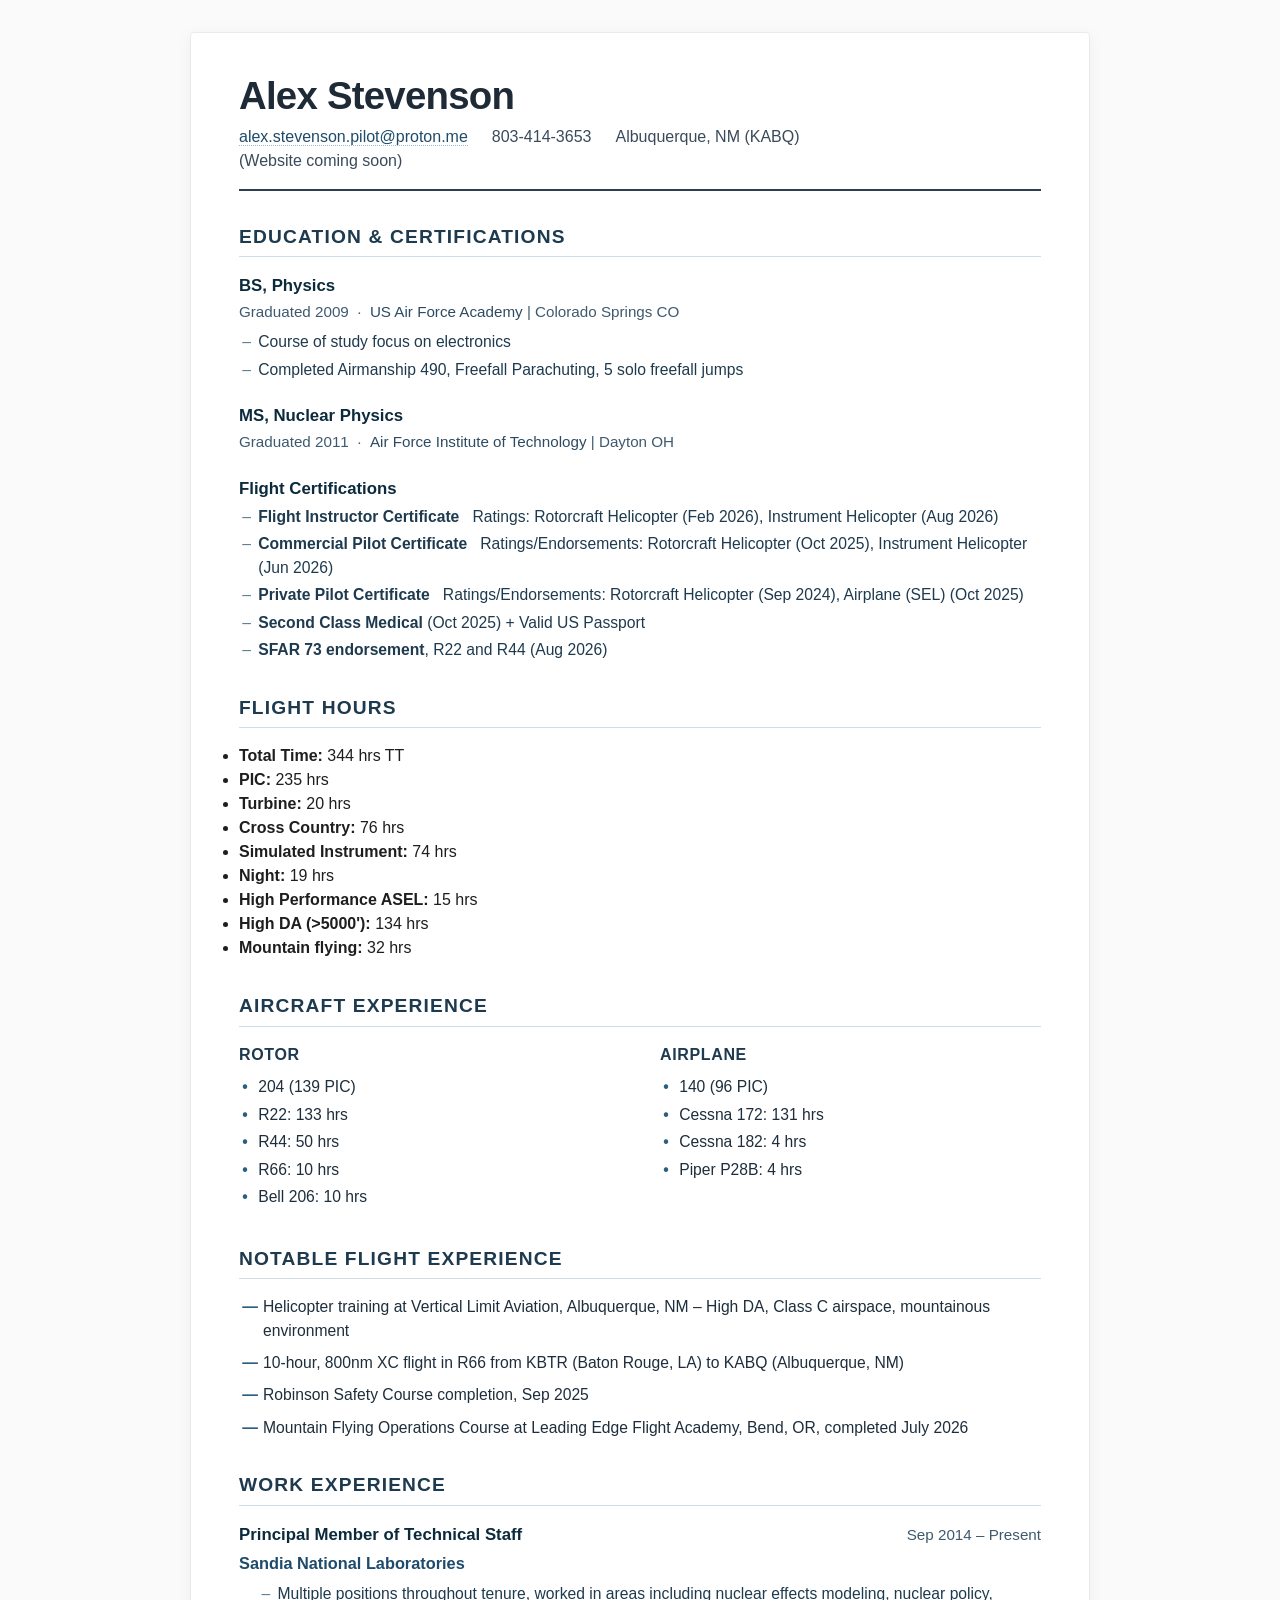
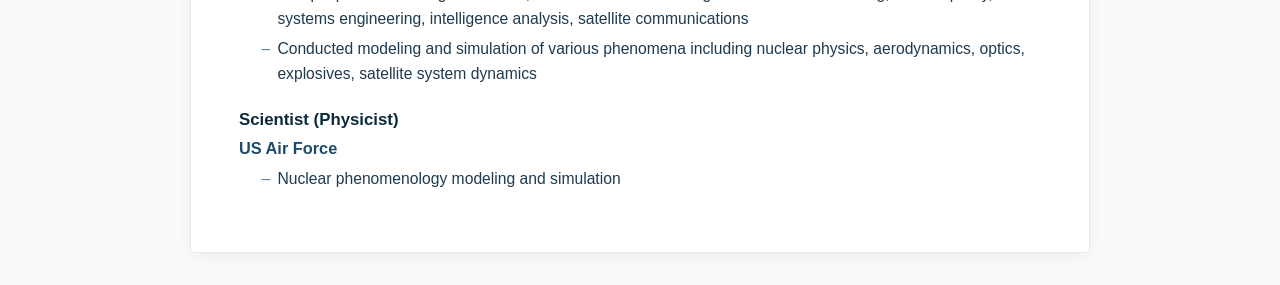
<file: index.html>
<!DOCTYPE html>
<html lang="en">
<head>
  <meta charset="UTF-8">
  <meta name="viewport" content="width=device-width, initial-scale=1.0">
  <title>Alex Stevenson · Flight Resume</title>
  <style>
    /* Simple clean reset, matching a plain document feel */
    * {
      margin: 0;
      padding: 0;
      box-sizing: border-box;
    }

    body {
      background: #fafafa;
      font-family: 'Segoe UI', 'Roboto', Arial, Helvetica, sans-serif;
      display: flex;
      justify-content: center;
      padding: 2rem 1rem;
      line-height: 1.5;
      color: #1e1e1e;
    }

    /* Page container: white, subtle shadow, max width like a PDF page */
    .resume {
      max-width: 900px;
      width: 100%;
      background: #ffffff;
      box-shadow: 0 4px 16px rgba(0, 0, 0, 0.05);
      padding: 2.5rem 3rem;
      border-radius: 4px;
      border: 1px solid #eaeaea;
    }

    /* Header — name, contact line */
    .header {
      margin-bottom: 2rem;
      padding-bottom: 1rem;
      border-bottom: 2px solid #2c3e50;
    }

    .name {
      font-size: 2.4rem;
      font-weight: 600;
      letter-spacing: -0.02em;
      color: #1e2b37;
      margin-bottom: 0.35rem;
      line-height: 1.2;
    }

    .contact {
      font-size: 1rem;
      color: #3a4a5a;
      display: flex;
      flex-wrap: wrap;
      gap: 0.5rem 1.5rem;
      align-items: center;
    }

    .contact span {
      white-space: nowrap;
    }

    .contact a {
      color: #1e4a6b;
      text-decoration: none;
      font-weight: 500;
      border-bottom: 1px dotted #a0b8cc;
    }

    .contact a:hover {
      border-bottom: 1px solid #1e4a6b;
    }

    /* Section headings — all caps, spaced, like the PDF */
    .section-title {
      font-size: 1.2rem;
      font-weight: 700;
      letter-spacing: 0.06em;
      text-transform: uppercase;
      color: #1e3a4e;
      margin-top: 2rem;
      margin-bottom: 1rem;
      border-bottom: 1px solid #cfdce6;
      padding-bottom: 0.3rem;
    }

    /* First section after header needs less top margin */
    .section-title:first-of-type {
      margin-top: 0.5rem;
    }

    /* Education & Certification list */
    .edu-item {
      margin-bottom: 1.4rem;
    }

    .edu-item:last-child {
      margin-bottom: 0.2rem;
    }

    .degree {
      font-weight: 700;
      font-size: 1.05rem;
      color: #0b2a3b;
    }

    .school {
      font-weight: 500;
      color: #2c4b62;
    }

    .meta {
      font-size: 0.95rem;
      color: #3e5a6e;
      margin: 0.15rem 0 0.35rem 0;
    }

    .detail-list {
      list-style: none;
      margin: 0.4rem 0 0.8rem 0;
      padding-left: 0.2rem;
    }

    .detail-list li {
      font-size: 0.98rem;
      color: #1e3a4e;
      margin-bottom: 0.25rem;
      padding-left: 1rem;
      position: relative;
    }

    .detail-list li::before {
      content: "–";
      position: absolute;
      left: 0;
      color: #5c7f99;
    }

    /* Flight experience block — same style as PDF, with dash separators */
    .flight-exp {
      font-size: 1rem;
      color: #1e2e3c;
      background: #f5f8fa;
      padding: 0.9rem 1.2rem;
      border-radius: 4px;
      border-left: 4px solid #2c5f7e;
      margin: 0.5rem 0 1.2rem 0;
      line-height: 1.7;
      font-weight: 500;
    }

    .flight-exp strong {
      font-weight: 700;
      color: #0b2a3b;
    }

    /* Aircraft two-column layout (rotor / airplane) */
    .aircraft-group {
      display: flex;
      flex-wrap: wrap;
      gap: 1.5rem 2.5rem;
      margin: 0.5rem 0 0.8rem 0;
    }

    .aircraft-category {
      flex: 1 1 200px;
    }

    .aircraft-category h4 {
      font-size: 1rem;
      font-weight: 700;
      color: #1e3a4e;
      margin-bottom: 0.5rem;
      text-transform: uppercase;
      letter-spacing: 0.04em;
    }

    .aircraft-category ul {
      list-style: none;
      padding-left: 0.2rem;
    }

    .aircraft-category li {
      font-size: 0.98rem;
      margin-bottom: 0.25rem;
      padding-left: 1rem;
      position: relative;
      color: #1e2e3c;
    }

    .aircraft-category li::before {
      content: "•";
      position: absolute;
      left: 0;
      color: #2c5f7e;
      font-weight: 700;
    }

    /* Notable flight experience — bullet list with dashes */
    .notable-list {
      list-style: none;
      margin: 0.5rem 0 0.5rem 0;
      padding-left: 0.2rem;
    }

    .notable-list li {
      font-size: 0.98rem;
      color: #1e2e3c;
      margin-bottom: 0.55rem;
      padding-left: 1.3rem;
      position: relative;
    }

    .notable-list li::before {
      content: "—";
      position: absolute;
      left: 0;
      color: #2c5f7e;
      font-weight: 600;
    }

    /* Work experience entries */
    .job {
      margin-bottom: 1.3rem;
    }

    .job-header {
      display: flex;
      flex-wrap: wrap;
      justify-content: space-between;
      align-items: baseline;
      gap: 0.3rem 1rem;
      margin-bottom: 0.25rem;
    }

    .job-title {
      font-weight: 700;
      font-size: 1.05rem;
      color: #0b2a3b;
    }

    .job-company {
      font-weight: 600;
      color: #1e4a6b;
      font-size: 1.02rem;
    }

    .job-date {
      font-size: 0.95rem;
      color: #3e5a6e;
      white-space: nowrap;
      font-weight: 500;
    }

    .job-desc {
      font-size: 0.98rem;
      color: #1e3a4e;
      margin-top: 0.35rem;
      padding-left: 0.2rem;
      line-height: 1.6;
    }

    .job-desc ul {
      list-style: none;
      padding-left: 1.2rem;
      margin-top: 0.3rem;
    }

    .job-desc ul li {
      margin-bottom: 0.3rem;
      position: relative;
      padding-left: 1rem;
    }

    .job-desc ul li::before {
      content: "–";
      position: absolute;
      left: 0;
      color: #5c7f99;
    }

    /* Air Force entry uses similar styling */
    .job .job-title + .job-company {
      display: inline;
    }

    /* small utility */
    .mt-1 {
      margin-top: 0.5rem;
    }

    /* Responsive adjustments */
    @media (max-width: 650px) {
      .resume {
        padding: 1.8rem 1.5rem;
      }
      .name {
        font-size: 1.9rem;
      }
      .contact {
        flex-direction: column;
        align-items: flex-start;
        gap: 0.2rem;
      }
      .job-header {
        flex-direction: column;
        align-items: flex-start;
      }
      .aircraft-group {
        flex-direction: column;
        gap: 0.8rem;
      }
    }

    /* Print styling to keep clean if printed */
    @media print {
      body {
        background: white;
        padding: 0.2in;
      }
      .resume {
        box-shadow: none;
        border: none;
        padding: 0;
        max-width: 100%;
      }
      .contact a {
        color: black;
        border-bottom: none;
      }
    }
  </style>
</head>
<body>
  <div class="resume">
    <!-- HEADER -->
    <div class="header">
      <div class="name">Alex Stevenson</div>
      <div class="contact">
        <span><a href="mailto:alex.stevenson.pilot@proton.me">alex.stevenson.pilot@proton.me</a></span>
        <span>803-414-3653</span>
        <span>Albuquerque, NM (KABQ)</span>
      </div>
      <div class="contact">
        <span>(Website coming soon)</span>
      </div>
    </div>

    <!-- EDUCATION & CERTIFICATIONS -->
    <div class="section-title">Education &amp; Certifications</div>

    <div class="edu-item">
      <div class="degree">BS, Physics</div>
      <div class="meta">Graduated 2009 &nbsp;·&nbsp; <span class="school">US Air Force Academy</span> | Colorado Springs CO</div>
      <ul class="detail-list">
        <li>Course of study focus on electronics</li>
        <li>Completed Airmanship 490, Freefall Parachuting, 5 solo freefall jumps</li>
      </ul>
    </div>

    <div class="edu-item">
      <div class="degree">MS, Nuclear Physics</div>
      <div class="meta">Graduated 2011 &nbsp;·&nbsp; <span class="school">Air Force Institute of Technology</span> | Dayton OH</div>
    </div>

    <!-- Certifications section — same visual level as education, no extra heading -->
    <div class="edu-item" style="margin-top: 1.2rem;">
      <div class="degree">Flight Certifications</div>
      <ul class="detail-list" style="margin-top: 0.2rem;">
        <li><strong>Flight Instructor Certificate</strong> &nbsp; Ratings: Rotorcraft Helicopter (Feb 2026), Instrument Helicopter (Aug 2026)</li>
        <li><strong>Commercial Pilot Certificate</strong> &nbsp; Ratings/Endorsements: Rotorcraft Helicopter (Oct 2025), Instrument Helicopter (Jun 2026)</li>
        <li><strong>Private Pilot Certificate</strong> &nbsp; Ratings/Endorsements: Rotorcraft Helicopter (Sep 2024), Airplane (SEL) (Oct 2025)</li>
        <li><strong>Second Class Medical</strong> (Oct 2025) + Valid US Passport</li>
        <li><strong>SFAR 73 endorsement</strong>, R22 and R44 (Aug 2026)</li>
      </ul>
    </div>

    <!-- FLIGHT EXPERIENCE — now as a list -->
    <div class="section-title">Flight Hours</div>
    <ul class="flight-exp-list">
      <li><strong>Total Time:</strong> 344 hrs TT</li>
      <li><strong>PIC:</strong> 235 hrs</li>
      <li><strong>Turbine:</strong> 20 hrs</li>
      <li><strong>Cross Country:</strong> 76 hrs</li>
      <li><strong>Simulated Instrument:</strong> 74 hrs</li>
      <li><strong>Night:</strong> 19 hrs</li>
      <li><strong>High Performance ASEL:</strong> 15 hrs</li>
      <li><strong>High DA (&gt;5000'):</strong> 134 hrs</li>
      <li><strong>Mountain flying:</strong> 32 hrs</li>
    </ul>

    <!-- AIRCRAFT -->
    <div class="section-title">Aircraft Experience</div>
    <div class="aircraft-group">
      <div class="aircraft-category">
        <h4>Rotor</h4>
        <ul>
          <li>204 (139 PIC)</li>
          <li>R22: 133 hrs</li>
          <li>R44: 50 hrs</li>
          <li>R66: 10 hrs</li>
          <li>Bell 206: 10 hrs</li>
        </ul>
      </div>
      <div class="aircraft-category">
        <h4>Airplane</h4>
        <ul>
          <li>140 (96 PIC)</li>
          <li>Cessna 172: 131 hrs</li>
          <li>Cessna 182: 4 hrs</li>
          <li>Piper P28B: 4 hrs</li>
        </ul>
      </div>
    </div>

    <!-- NOTABLE FLIGHT EXPERIENCE -->
    <div class="section-title">Notable Flight Experience</div>
    <ul class="notable-list">
      <li>Helicopter training at Vertical Limit Aviation, Albuquerque, NM – High DA, Class C airspace, mountainous environment</li>
      <li>10-hour, 800nm XC flight in R66 from KBTR (Baton Rouge, LA) to KABQ (Albuquerque, NM)</li>
      <li>Robinson Safety Course completion, Sep 2025</li>
      <li>Mountain Flying Operations Course at Leading Edge Flight Academy, Bend, OR, completed July 2026</li>
    </ul>

    <!-- WORK EXPERIENCE -->
    <div class="section-title">Work Experience</div>

    <!-- Sandia National Laboratories -->
    <div class="job">
      <div class="job-header">
        <span class="job-title">Principal Member of Technical Staff</span>
        <span class="job-date">Sep 2014 – Present</span>
      </div>
      <div class="job-company">Sandia National Laboratories</div>
      <div class="job-desc">
        <ul>
          <li>Multiple positions throughout tenure, worked in areas including nuclear effects modeling, nuclear policy, systems engineering, intelligence analysis, satellite communications</li>
          <li>Conducted modeling and simulation of various phenomena including nuclear physics, aerodynamics, optics, explosives, satellite system dynamics</li>
        </ul>
      </div>
    </div>

    <!-- US Air Force -->
    <div class="job">
      <div class="job-header">
        <span class="job-title">Scientist (Physicist)</span>
        <span class="job-date"></span>
      </div>
      <div class="job-company">US Air Force</div>
      <div class="job-desc">
        <ul>
          <li>Nuclear phenomenology modeling and simulation</li>
        </ul>
      </div>
    </div>

  </div>
</body>
</html>
</file>
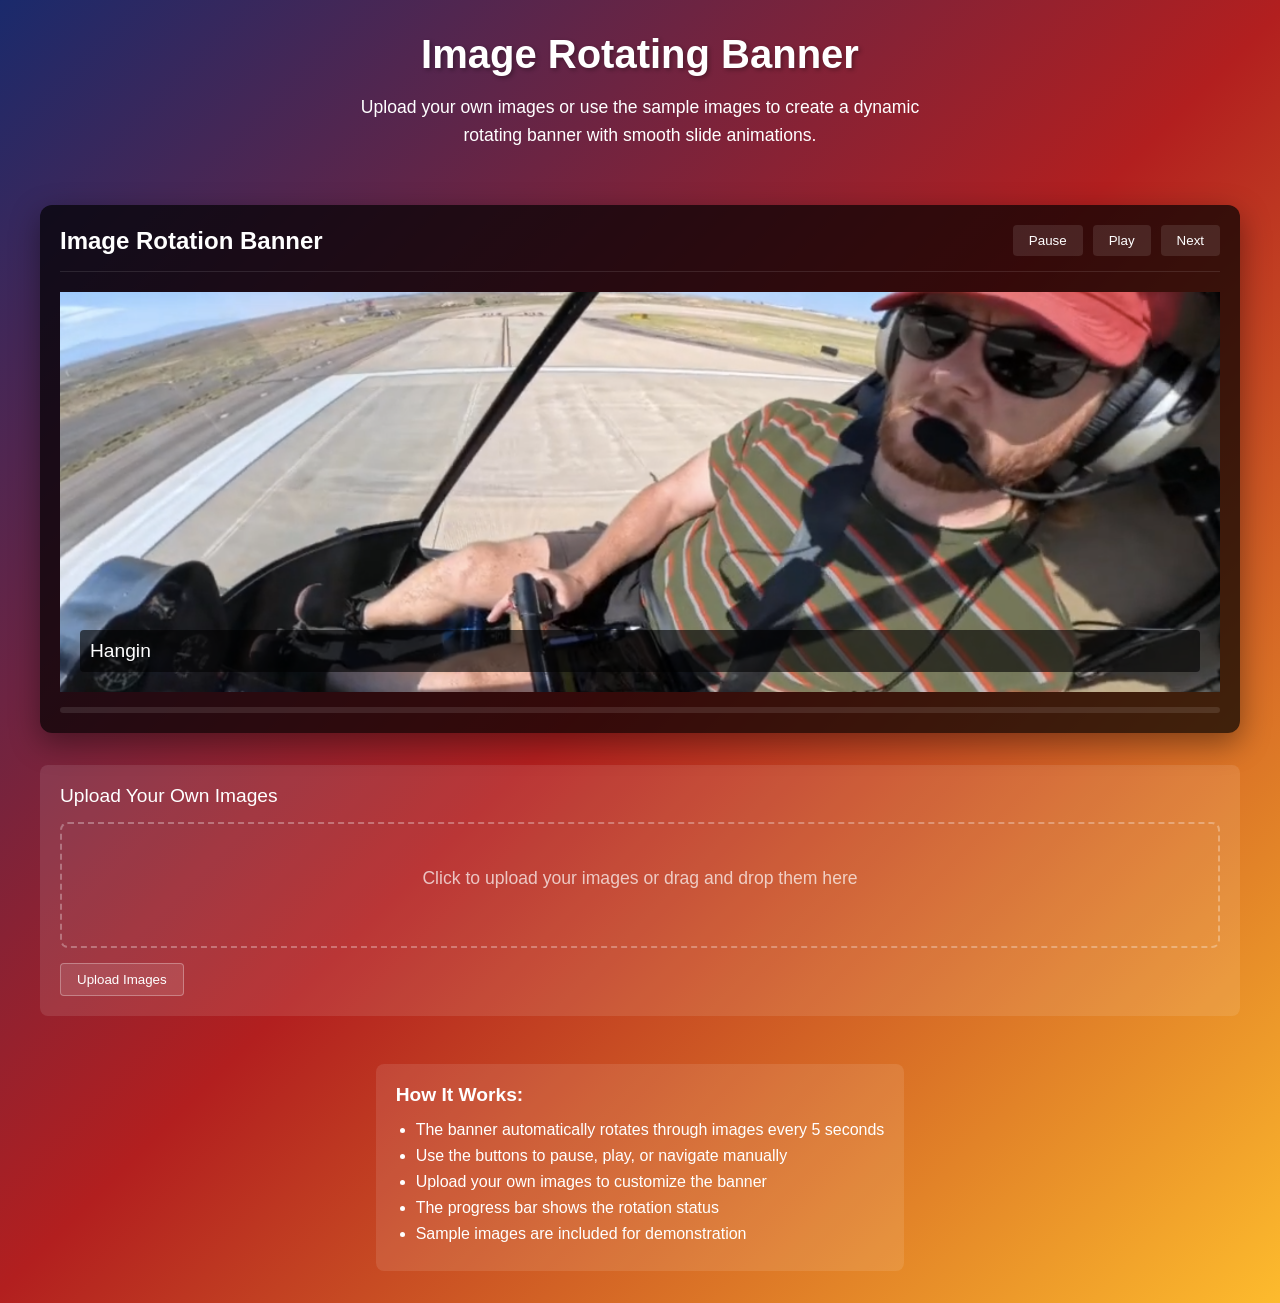
<file: bannerpage.html>
<!DOCTYPE html>
<html lang="en">
<head>
    <meta charset="UTF-8">
    <meta name="viewport" content="width=device-width, initial-scale=1.0">
    <title>Image Rotating Banner</title>
    <style>
        * {
            margin: 0;
            padding: 0;
            box-sizing: border-box;
            font-family: 'Segoe UI', Tahoma, Geneva, Verdana, sans-serif;
        }
        
        body {
            background: linear-gradient(135deg, #1a2a6c, #b21f1f, #fdbb2d);
            color: white;
            min-height: 100vh;
            display: flex;
            flex-direction: column;
            align-items: center;
            padding: 2rem;
        }
        
        header {
            text-align: center;
            margin-bottom: 2rem;
        }
        
        h1 {
            font-size: 2.5rem;
            margin-bottom: 1rem;
            text-shadow: 2px 2px 4px rgba(0, 0, 0, 0.3);
        }
        
        p {
            font-size: 1.1rem;
            max-width: 600px;
            margin: 0 auto 1.5rem;
            line-height: 1.6;
        }
        
        /* Banner Container */
        .banner-container {
            width: 100%;
            max-width: 1200px;
            background-color: rgba(0, 0, 0, 0.7);
            border-radius: 12px;
            padding: 20px;
            box-shadow: 0 10px 30px rgba(0, 0, 0, 0.4);
            position: relative;
            overflow: hidden;
        }
        
        /* Banner Header */
        .banner-header {
            display: flex;
            justify-content: space-between;
            align-items: center;
            margin-bottom: 20px;
            padding-bottom: 15px;
            border-bottom: 1px solid rgba(255, 255, 255, 0.1);
        }
        
        .banner-title {
            font-size: 1.5rem;
            font-weight: 600;
        }
        
        .controls {
            display: flex;
            gap: 10px;
        }
        
        .btn {
            background: rgba(255, 255, 255, 0.1);
            color: white;
            border: none;
            padding: 8px 16px;
            border-radius: 4px;
            cursor: pointer;
            transition: all 0.3s ease;
        }
        
        .btn:hover {
            background: rgba(255, 255, 255, 0.2);
        }
        
        /* Banner Content */
        .banner-content {
            position: relative;
            height: 400px;
            overflow: hidden;
        }
        
        .slide {
            position: absolute;
            top: 0;
            left: 0;
            width: 100%;
            height: 100%;
            opacity: 0;
            transition: opacity 0.8s ease;
            display: flex;
            align-items: center;
            justify-content: center;
        }
        
        .slide.active {
            opacity: 1;
            position: relative;
            z-index: 10;
        }
        
        .slide-image {
            width: 100%;
            height: 100%;
            object-fit: cover;
        }
        
        .slide-caption {
            position: absolute;
            bottom: 20px;
            left: 20px;
            right: 20px;
            background: rgba(0, 0, 0, 0.6);
            color: white;
            padding: 10px;
            border-radius: 4px;
            font-size: 1.2rem;
            font-weight: 500;
        }
        
        /* Progress Bar */
        .progress-container {
            height: 6px;
            background: rgba(255, 255, 255, 0.1);
            border-radius: 3px;
            margin-top: 15px;
            overflow: hidden;
        }
        
        .progress-bar {
            height: 100%;
            background: white;
            width: 0%;
            transition: width 0.3s ease;
        }
        
        /* Upload Area */
        .upload-container {
            margin-top: 2rem;
            width: 100%;
            max-width: 1200px;
            background: rgba(255, 255, 255, 0.1);
            border-radius: 8px;
            padding: 20px;
        }
        
        .upload-title {
            font-size: 1.2rem;
            margin-bottom: 15px;
        }
        
        .upload-area {
            border: 2px dashed rgba(255, 255, 255, 0.3);
            padding: 30px;
            text-align: center;
            cursor: pointer;
            border-radius: 8px;
            transition: all 0.3s ease;
        }
        
        .upload-area:hover {
            border-color: white;
        }
        
        .upload-area p {
            margin-top: 10px;
            color: rgba(255, 255, 255, 0.7);
        }
        
        #imageInput {
            display: none;
        }
        
        .upload-btn {
            background: rgba(255, 255, 255, 0.1);
            color: white;
            border: 1px solid rgba(255, 255, 255, 0.3);
            padding: 8px 16px;
            border-radius: 4px;
            cursor: pointer;
            margin-top: 15px;
            transition: all 0.3s ease;
        }
        
        .upload-btn:hover {
            background: rgba(255, 255, 255, 0.2);
        }
        
        /* Instructions */
        .instructions {
            margin-top: 3rem;
            background: rgba(255, 255, 255, 0.1);
            border-radius: 8px;
            padding: 20px;
            max-width: 800px;
        }
        
        .instructions h3 {
            margin-bottom: 15px;
            font-size: 1.2rem;
        }
        
        .instructions ul {
            padding-left: 20px;
        }
        
        .instructions li {
            margin-bottom: 8px;
        }
        
        /* Responsive Design */
        @media (max-width: 768px) {
            .banner-title {
                font-size: 1.2rem;
            }
            
            .slide-caption {
                font-size: 1rem;
                padding: 5px;
            }
            
            .banner-content {
                height: 300px;
            }
            
            h1 {
                font-size: 2rem;
            }
        }
    </style>
</head>
<body>
    <header>
        <h1>Image Rotating Banner</h1>
        <p>Upload your own images or use the sample images to create a dynamic rotating banner with smooth slide animations.</p>
    </header>
    
    <div class="banner-container">
        <div class="banner-header">
            <div class="banner-title">Image Rotation Banner</div>
            <div class="controls">
                <button class="btn" id="pauseBtn">Pause</button>
                <button class="btn" id="playBtn">Play</button>
                <button class="btn" id="nextBtn">Next</button>
            </div>
        </div>
        
        <div class="banner-content" id="bannerContent">
            <!-- Slides will be dynamically inserted here -->
        </div>
        
        <div class="progress-container">
            <div class="progress-bar" id="progressBar"></div>
        </div>
    </div>
    
    <div class="upload-container">
        <div class="upload-title">Upload Your Own Images</div>
        <div class="upload-area" id="uploadArea">
            <p>Click to upload your images or drag and drop them here</p>
        </div>
        <input type="file" id="imageInput" accept="image/*" multiple>
        <button class="upload-btn" id="uploadBtn">Upload Images</button>
    </div>
    
    <div class="instructions">
        <h3>How It Works:</h3>
        <ul>
            <li>The banner automatically rotates through images every 5 seconds</li>
            <li>Use the buttons to pause, play, or navigate manually</li>
            <li>Upload your own images to customize the banner</li>
            <li>The progress bar shows the rotation status</li>
            <li>Sample images are included for demonstration</li>
        </ul>
    </div>
    
    <script>
        // Sample images for demonstration
        const sampleImages = [
            { id: 1, url: "https://porcoroto.github.io/alex_pilot_page/banner1.png", caption: "Hangin" },
            { id: 2, url: "https://porcoroto.github.io/alex_pilot_page/banner2.png", caption: "Chillin" },
            { id: 3, url: "https://porcoroto.github.io/alex_pilot_page/banner3.png", caption: "Rockin" },
            { id: 4, url: "https://porcoroto.github.io/alex_pilot_page/banner4.png", caption: "Rollin" },
            { id: 5, url: "https://porcoroto.github.io/alex_pilot_page/banner5.png", caption: "Kickin" }
        ];
        
        // DOM Elements
        const bannerContent = document.getElementById('bannerContent');
        const progressBar = document.getElementById('progressBar');
        const pauseBtn = document.getElementById('pauseBtn');
        const playBtn = document.getElementById('playBtn');
        const nextBtn = document.getElementById('nextBtn');
        const uploadArea = document.getElementById('uploadArea');
        const imageInput = document.getElementById('imageInput');
        const uploadBtn = document.getElementById('uploadBtn');
        
        // Variables
        let currentSlide = 0;
        let interval;
        let isPaused = false;
        let userImages = [];
        
        // Initialize the banner with sample images
        function initializeBanner() {
            // Clear existing slides
            bannerContent.innerHTML = '';
            
            // Add sample images
            sampleImages.forEach((image, index) => {
                const slide = document.createElement('div');
                slide.className = 'slide';
                slide.id = `slide-${index}`;
                slide.dataset.index = index;
                slide.innerHTML = `
                    <img src="${image.url}" alt="${image.caption}" class="slide-image">
                    <div class="slide-caption">${image.caption}</div>
                `;
                
                if (index === 0) {
                    slide.classList.add('active');
                    currentSlide = index;
                }
                
                bannerContent.appendChild(slide);
            });
            
            // Start the interval
            startInterval();
        }
        
        // Create a new slide from uploaded image
        function createSlideFromImage(imageFile, index) {
            const slide = document.createElement('div');
            slide.className = 'slide';
            slide.id = `slide-${index}`;
            slide.dataset.index = index;
            
            const reader = new FileReader();
            reader.onload = function(e) {
                slide.innerHTML = `
                    <img src="${e.target.result}" alt="Uploaded Image ${index + 1}" class="slide-image">
                    <div class="slide-caption">Uploaded Image ${index + 1}</div>
                `;
                bannerContent.appendChild(slide);
                updateSlides();
            };
            reader.readAsDataURL(imageFile);
        }
        
        // Update the slides array with user images
        function updateSlides() {
            // Remove all slides except the first one
            while (bannerContent.children.length > 1) {
                bannerContent.removeChild(bannerContent.lastChild);
            }
            
            // Add sample images (except the first one) as user images
            for (let i = 1; i < sampleImages.length; i++) {
                createSlideFromImage(sampleImages[i].url, i);
            }
        }
        
        // Start the automatic rotation
        function startInterval() {
            interval = setInterval(() => {
                if (!isPaused) {
                    goToNextSlide();
                    updateProgressBar();
                }
            }, 5000);
        }
        
        // Go to the next slide
        function goToNextSlide() {
            // Remove active class from current slide
            const slides = document.querySelectorAll('.slide');
            slides[currentSlide].classList.remove('active');
            
            // Move to next slide or loop back to the first one
            currentSlide = (currentSlide + 1) % slides.length;
            
            // Add active class to new slide
            slides[currentSlide].classList.add('active');
        }
        
        // Update the progress bar
        function updateProgressBar() {
            const progress = ((Date.now() % 5000) / 5000) * 100;
            progressBar.style.width = `${progress}%`;
        }
        
        // Event Listeners for Controls
        pauseBtn.addEventListener('click', () => {
            isPaused = !isPaused;
            pauseBtn.textContent = isPaused ? 'Play' : 'Pause';
            if (!isPaused) {
                startInterval();
            } else {
                clearInterval(interval);
            }
        });
        
        playBtn.addEventListener('click', () => {
            isPaused = false;
            pauseBtn.textContent = 'Pause';
            startInterval();
        });
        
        nextBtn.addEventListener('click', () => {
            clearInterval(interval);
            goToNextSlide();
            updateProgressBar();
            startInterval();
        });
        
        // Upload functionality
        uploadArea.addEventListener('click', () => {
            imageInput.click();
        });
        
        uploadArea.addEventListener('dragover', (e) => {
            e.preventDefault();
            uploadArea.style.borderColor = 'white';
            uploadArea.style.backgroundColor = 'rgba(255, 255, 255, 0.05)';
        });
        
        uploadArea.addEventListener('dragleave', () => {
            uploadArea.style.borderColor = 'rgba(255, 255, 255, 0.3)';
            uploadArea.style.backgroundColor = 'transparent';
        });
        
        uploadArea.addEventListener('drop', (e) => {
            e.preventDefault();
            uploadArea.style.borderColor = 'rgba(255, 255, 255, 0.3)';
            uploadArea.style.backgroundColor = 'transparent';
            
            if (e.dataTransfer.files.length > 0) {
                handleImageUpload(e.dataTransfer.files);
            }
        });
        
        imageInput.addEventListener('change', () => {
            if (imageInput.files.length > 0) {
                handleImageUpload(imageInput.files);
            }
        });
        
        uploadBtn.addEventListener('click', () => {
            imageInput.click();
        });
        
        // Handle image upload
        function handleImageUpload(files) {
            // Clear previous user images (except the first sample)
            while (bannerContent.children.length > 1) {
                bannerContent.removeChild(bannerContent.lastChild);
            }
            
            // Add new user images
            userImages = Array.from(files);
            userImages.forEach((file, index) => {
                createSlideFromImage(file, index);
            });
        }
        
        // Initialize the banner when the page loads
        window.addEventListener('DOMContentLoaded', initializeBanner);
    </script>
</body>
</html>
</file>
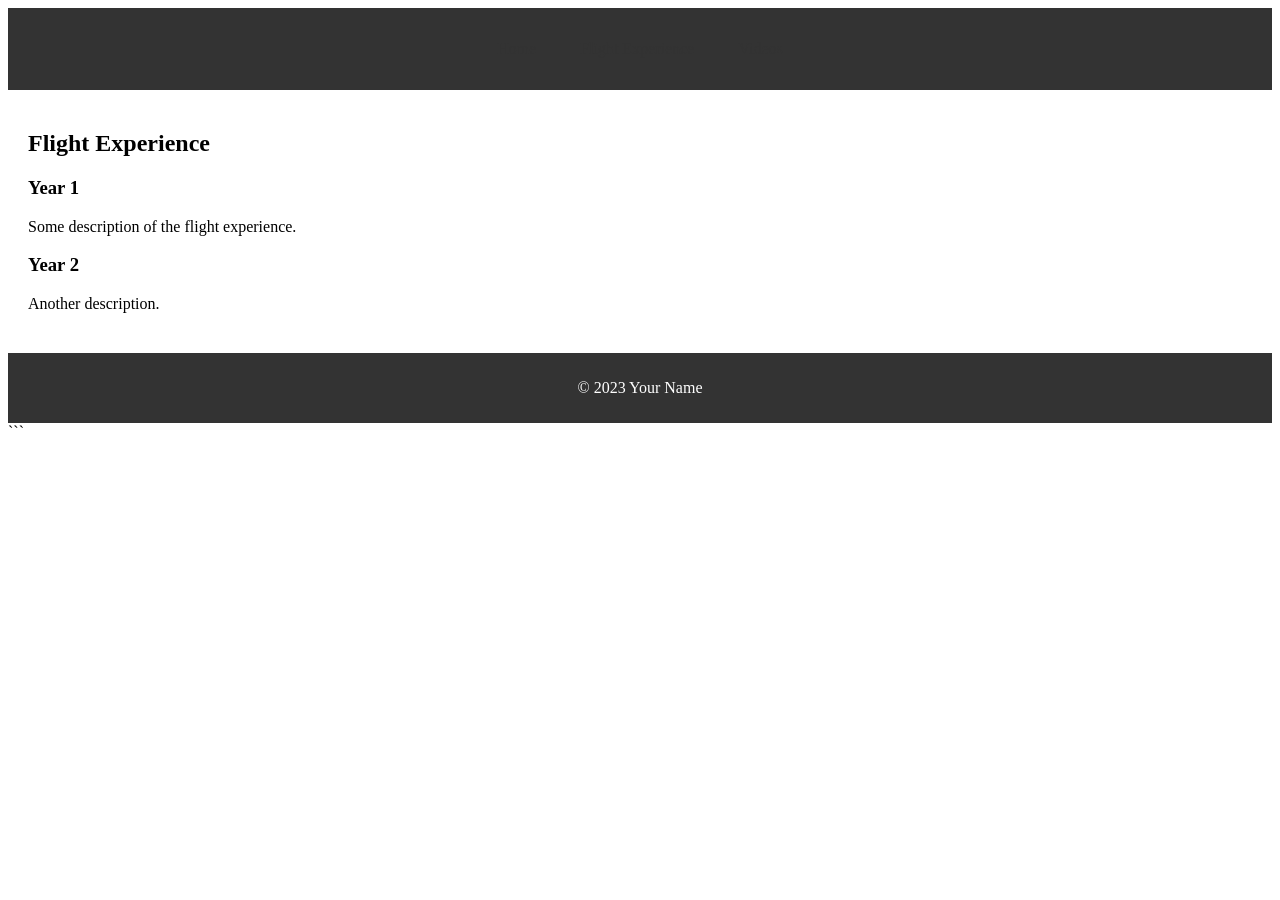
<file: flight_experience.html>
<!DOCTYPE html>
 <html lang="en">
 <head>
     <meta charset="UTF-8">
     <meta name="viewport" content="width=device-width, <meta http-equiv="X-UA-Compatible" content="ie=edge">
     <title>Flight Experience</title>
     <link rel="stylesheet" href="styles.css">
 </head>
 <body>
     <header>
         <nav>
             <ul>
                 <li><a href="index.html">Home</a></li>
                 <li><a href="flight_experience.html">Flight Experience</a></li>
                 <li><a href="videos.html">Videos</a></li>
             </ul>
         </nav>
     </header>
     <main>
         <section id="flight-experience">
             <h1>Flight Experience</h1>
             <div class="experience-list">
                 <div class="experience">
                     <h3>Year 1</h3>
                     <p>Some description of the flight experience.</p>
                 </div>
                 <div class="experience">
                     <h3>Year 2</h3>
                     <p>Another description.</p>
                 </div>
                 <!-- More experiences can be added by duplicating the div and changing the content -->
             </div>
         </section>
     </main>
     <footer>
         <p>&copy; 2023 Your Name</p>
     </footer>
 </body>
 </html>
 ```
</file>
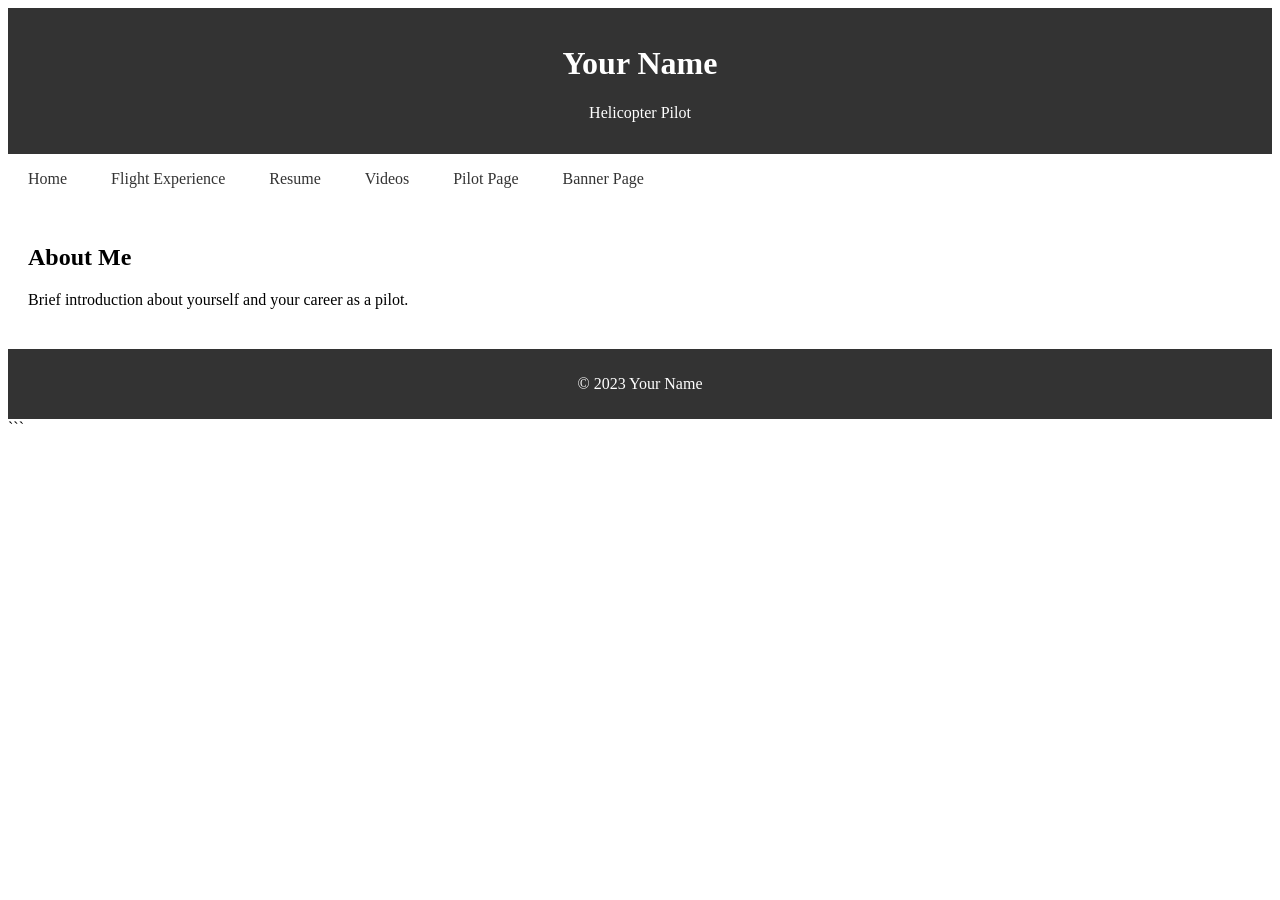
<file: index_temp.html>
<!DOCTYPE html>
 <html lang="en">
 <head>
     <meta charset="UTF-8">
     <meta name="viewport" content="width=device-width, initial-scale=1.0">
     <title>Personal Resume</title>
     <link rel="stylesheet" href="styles.css">
 </head>
 <body>
     <header>
         <h1>Your Name</h1>
         <p>Helicopter Pilot</p>
     </header>
     <nav>
         <ul>
             <li><a href="index.html">Home</a></li>
             <li><a href="flight_experience.html">Flight Experience</a></li>
             <li><a href="resume.html">Resume</a></li>
             <li><a href="videos.html">Videos</a></li>
             <li><a href="pilotpage.html">Pilot Page</a></li>
             <li><a href="bannerpage.html">Banner Page</a></li>
         </ul>
     </nav>
     <main>
         <section id="about">
             <h2>About Me</h2>
             <p>Brief introduction about yourself and your career as a pilot.</p>
         </section>
     </main>
     <footer>
         <p>&copy; 2023 Your Name</p>
     </footer>
 </body>
 </html>
 ```
</file>
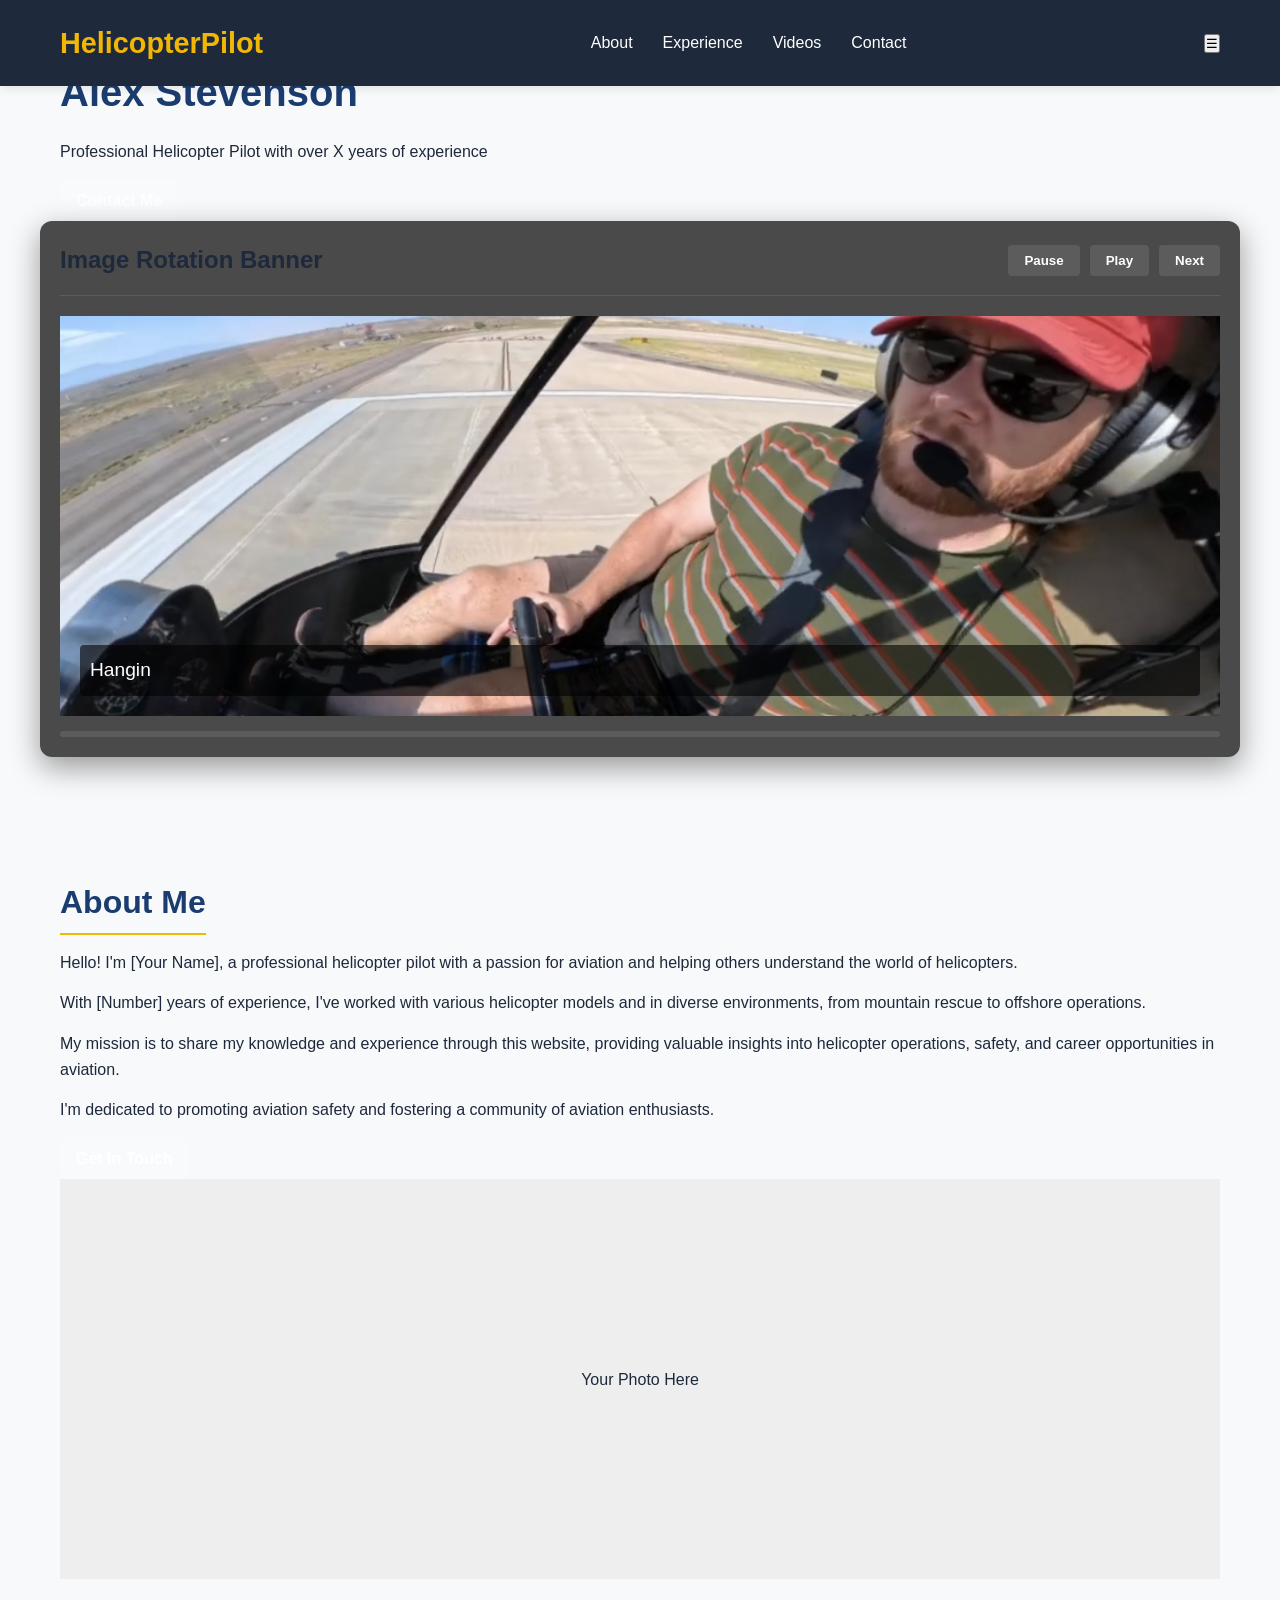
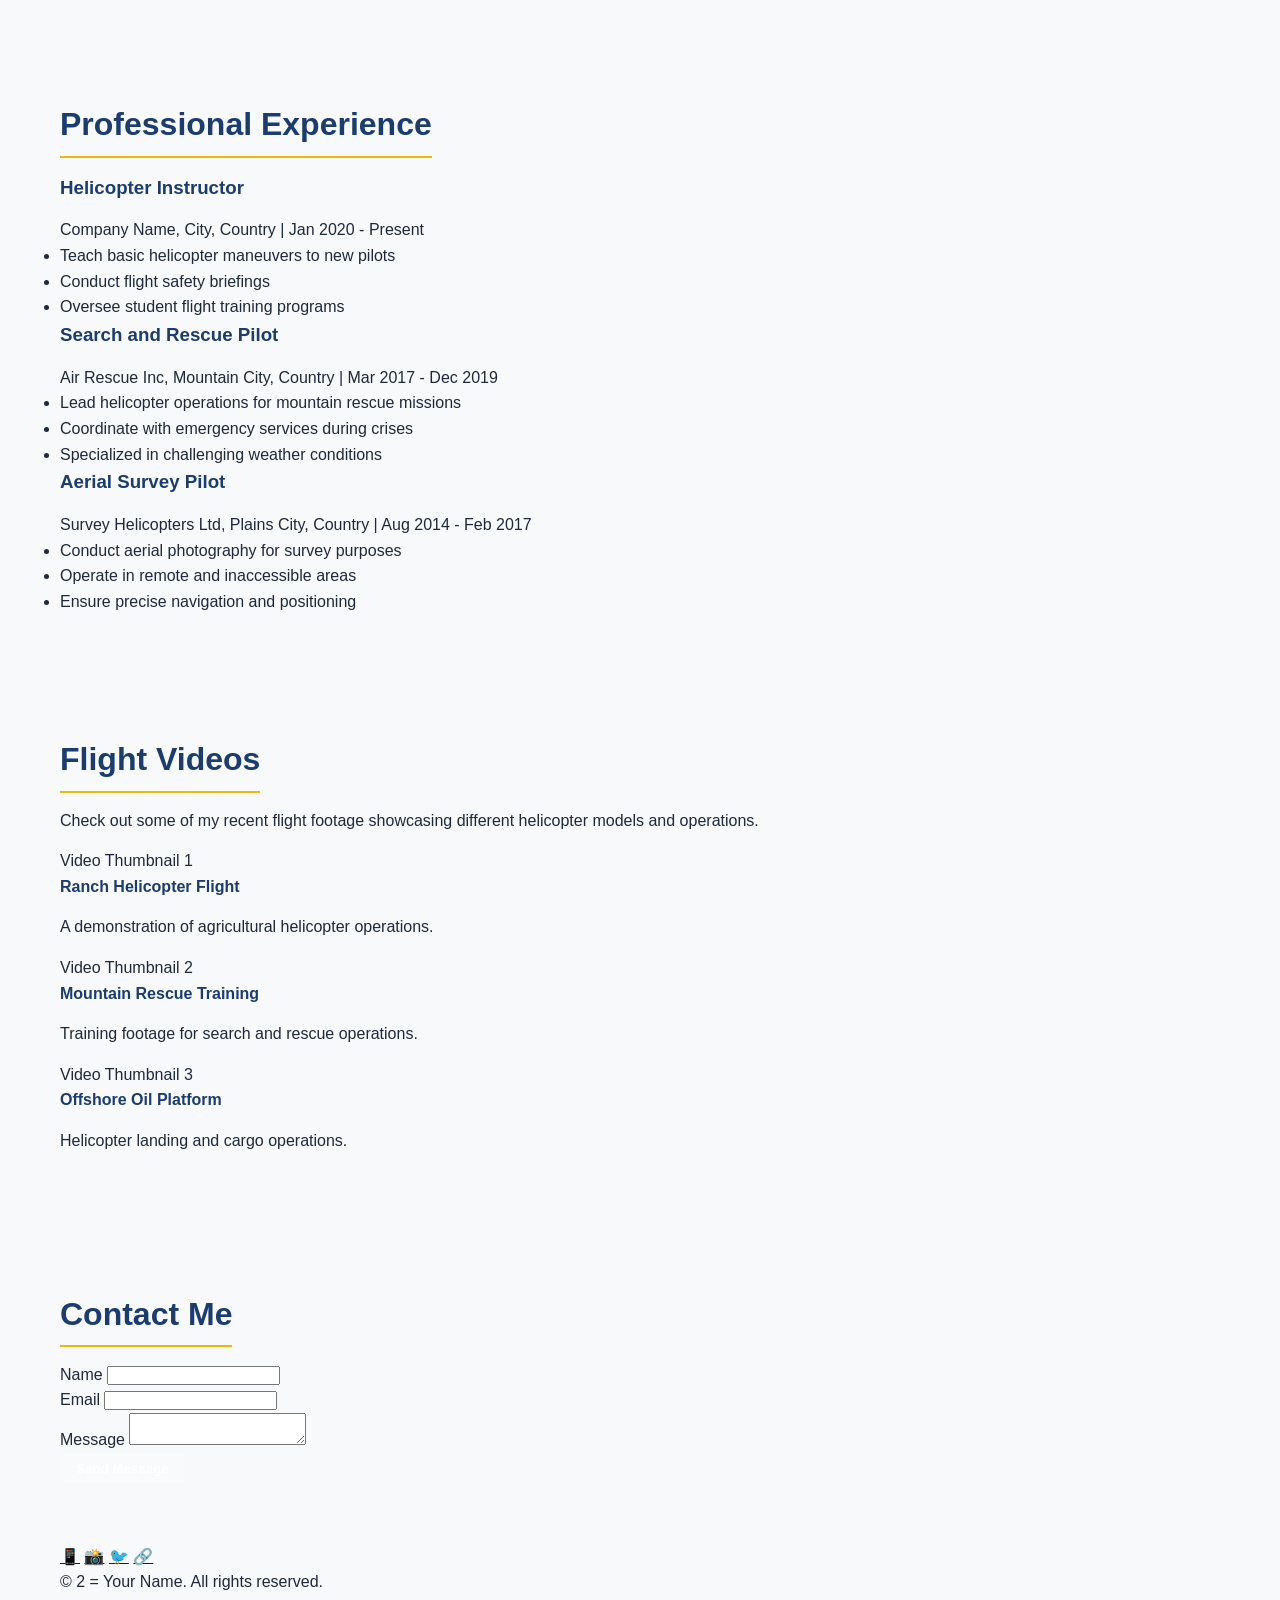
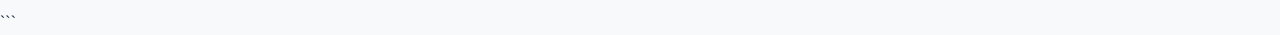
<file: pilotpage.html>
<!DOCTYPE html>
<html lang="en">
<head>
    <meta charset="UTF-8">
    <meta name="viewport" content="width=device-width, initial-scale=1.0">
    <title>Your Name | Helicopter Pilot</title>
    <style>
        /* Global Styles */
        :root {
            --primary-color: #1a3c6e;
            --secondary-color: #f2b705;
            --accent-color: #d9a73b;
            --dark-color: #1e293b;
            --light-color: #f8f9fa;
        }
        
        * {
            margin: 0;
            padding: 0;
            box-sizing: border-box;
            font-family: 'Segoe UI', Tahoma, Geneva, Verdana, sans-serif;
        }
        
        body {
            background-color: var(--light-color);
            color: var(--dark-color);
            line-height: 1.6;
            align-items: center;
        }
        
        .container {
            max-width: 1200px;
            margin: 0 auto;
            padding: 0 20px;
        }
        
        section {
            padding: 60px 0;
        }
        
        h1, h2, h3, h4 {
            color: var(--primary-color);
            margin-bottom: 15px;
        }
        
        h1 {
            font-size: 2.5rem;
            font-weight: 700;
        }
        
        h2 {
            font-size: 2rem;
            border-bottom: 2px solid var(--secondary-color);
            display: inline-block;
            padding-bottom: 5px;
        }
        
        p {
            margin-bottom: 15px;
        }
        
        .btn {
            display: inline-block;
            background-color: var(--primary-color);
            color: white;
            padding: 10px 20px;
            border-radius: 5px;
            text-decoration: none;
            font-weight: 600;
            transition: all 0.3s ease;
        }
        
        .btn:hover {
            background-color: var(--secondary-color);
            color: var(--dark-color);
        }
        
        /* Header Styles */
        header {
            background-color: var(--dark-color);
            color: white;
            padding: 20px 0;
            position: fixed;
            width: 100%;
            top: 0;
            z-index: 1000;
            box-shadow: 0 2px 10px rgba(0, 0, 0, 0.1);
        }
        
        nav {
            display: flex;
            justify-content: space-between;
            align-items: center;
        }
        
        .logo {
            font-size: 1.8rem;
            font-weight: 700;
            color: var(--secondary-color);
        }
        
        nav ul {
            display: flex;
            list-style: none;
        }
        
        nav ul li {
            margin-left: 30px;
        }
        
        nav ul li a {
            color: white;
            text-decoration: none;
            font-weight: 500;
            transition: color 0.3s ease;
        }
        
        nav ul li a:hover {
            color: var(--secondary-color);
        }

        /* Banner Container */
        .banner-container {
            width: 100%;
            max-width: 1200px;
            background-color: rgba(0, 0, 0, 0.7);
            border-radius: 12px;
            padding: 20px;
            box-shadow: 0 10px 30px rgba(0, 0, 0, 0.4);
            position: relative;
            overflow: hidden;
            align-items: center;
            margin: auto;
        }
        
        /* Banner Header */
        .banner-header {
            display: flex;
            justify-content: space-between;
            align-items: center;
            margin-bottom: 20px;
            padding-bottom: 15px;
            border-bottom: 1px solid rgba(255, 255, 255, 0.1);
        }
        
        .banner-title {
            font-size: 1.5rem;
            font-weight: 600;
        }
        
        .controls {
            display: flex;
            gap: 10px;
        }
        
        .btn {
            background: rgba(255, 255, 255, 0.1);
            color: white;
            border: none;
            padding: 8px 16px;
            border-radius: 4px;
            cursor: pointer;
            transition: all 0.3s ease;
        }
        
        .btn:hover {
            background: rgba(255, 255, 255, 0.2);
        }
        
        /* Banner Content */
        .banner-content {
            position: relative;
            height: 400px;
            overflow: hidden;
        }
        
        .slide {
            position: absolute;
            top: 0;
            left: 0;
            width: 100%;
            height: 100%;
            opacity: 0;
            transition: opacity 0.8s ease;
            display: flex;
            align-items: center;
            justify-content: center;
        }
        
        .slide.active {
            opacity: 1;
            position: relative;
            z-index: 10;
        }
        
        .slide-image {
            width: 100%;
            height: 100%;
            object-fit: cover;
        }
        
        .slide-caption {
            position: absolute;
            bottom: 20px;
            left: 20px;
            right: 20px;
            background: rgba(0, 0, 0, 0.6);
            color: white;
            padding: 10px;
            border-radius: 4px;
            font-size: 1.2rem;
            font-weight: 500;
        }
        
        /* Progress Bar */
        .progress-container {
            height: 6px;
            background: rgba(255, 255, 255, 0.1);
            border-radius: 3px;
            margin-top: 15px;
            overflow: hidden;
        }
        
        .progress-bar {
            height: 100%;
            background: white;
            width: 0%;
            transition: width 0.3s ease;
        }

                /* Responsive Design */
        @media (max-width: 768px) {
            .banner-title {
                font-size: 1.2rem;
            }
            
            .slide-caption {
                font-size: 1rem;
                padding: 5px;
            }
            
            .banner-content {
                height: 300px;
            }
            
            h1 {
                font-size: 2rem;
            }
        }
        
        /* Hero Section */
        .hero {
            background: linear-gradient(rgba(0, 0, 0, 0.7), rgba(0, 0, 0, 0.7)), url('data:image/svg+xml;utf8,<svg xmlns="http://www.w3.org/2000/svg" 
width="100" height="100" viewBox="0 0 100 100"><rect width="100" height="100" fill="%231a3c6e"/><path d="M0 0L100 100M100 0L0 100" stroke="%23d9a73b" 
stroke-width="2"/></svg>');
            background-size: cover;
            background-position: center;
            background-attachment: fixed;
            height: 100vh;
            display: flex;
            align-items: center;
            color: white;
            text-align: center;
            padding-top: 70px;
        }
        
        .hero-content {
            max-width: 800px;
            margin: 0 auto;
            align-items: center;
        }
        
        .hero h1 {
            color: white;
            font-size: 3.5rem;
            margin-bottom: 20px;
        }
        
        .hero p {
            font-size: 1.2rem;
            margin-bottom: 30px;
        }
        
        /* About Section */
        .about-content {
            display: flex;
            align-items: center;
            gap: 40px;
        }
        
        .about-text {
            flex: 1;
        }
        
        .about-image {
            flex: 1;
            background-color: #eee;
            height: 400px;
            display: flex;
            align-items: center;
            justify-content: center;
            border-radius: 10px;
            overflow: hidden;
        }
        
        /* Experience Section */
        .experience-cards {
            display: grid;
            grid-template-columns: repeat(auto-fill, minmax(300px, 1fr));
            gap: 30px;
            margin-top: 40px;
        }
        
        .experience-card {
            background-color: white;
            border-radius: 10px;
            overflow: hidden;
            box-shadow: 0 5px 15px rgba(0, 0, 0, 0.1);
            transition: transform 0.3s ease;
        }
        
        .experience-card:hover {
            transform: translateY(-10px);
        }
        
        .experience-card h3 {
            color: var(--primary-color);
            font-size: 1.5rem;
            margin: 15px 0 10px;
        }
        
        .experience-card .date {
            color: var(--secondary-color);
            font-weight: 600;
            margin-bottom: 15px;
        }
        
        .experience-card ul {
            list-style: none;
            padding-left: 0;
        }
        
        .experience-card ul li {
            margin-bottom: 8px;
            position: relative;
            padding-left: 20px;
        }
        
        .experience-card ul li:before {
            content: "•";
            color: var(--secondary-color);
            font-weight: bold;
            position: absolute;
            left: 0;
        }
        
        /* Videos Section */
        .videos-container {
            display: grid;
            grid-template-columns: repeat(auto-fill, minmax(300px, 1fr));
            gap: 30px;
        }
        
        .video-card {
            background-color: white;
            border-radius: 10px;
            overflow: hidden;
            box-shadow: 0 5px 15px rgba(0, 0, 0, 0.1);
        }
        
        .video-thumbnail {
            height: 200px;
            background-color: #ddd;
            display: flex;
            align-items: center;
            justify-content: center;
            color: #666;
            font-weight: 500;
        }
        
        .video-info {
            padding: 15px;
        }
        
        .video-info h4 {
            margin-bottom: 10px;
            color: var(--primary-color);
        }
        
        /* Contact Section */
        .contact-form {
            max-width: 600px;
            margin: 0 auto;
        }
        
        .form-group {
            margin-bottom: 20px;
        }
        
        .form-group label {
            display: block;
            margin-bottom: 5px;
            font-weight: 500;
        }
        
        .form-group input,
        .form-group textarea {
            width: 100%;
            padding: 10px;
            border: 1px solid #ddd;
            border-radius: 5px;
        }
        
        .form-group textarea {
            height: 150px;
        }
        
        /* Footer */
        footer {
            background-color: var(--dark-color);
            color: white;
            text-align: center;
            padding: 30px 0;
        }
        
        .social-links {
            margin-bottom: 20px;
        }
        
        .social-links a {
            color: white;
            margin: 0 10px;
            font-size: 1.5rem;
            text-decoration: none;
        }
        
        /* Responsive Design */
        @media (max-width: 768px) {
            .about-content {
                flex-direction: column;
            }
            
            .hero h1 {
                font-size: 2.5rem;
            }
            
            nav ul {
                display: none;
            }
            
            .mobile-menu-btn {
                display: block;
                font-size: 1.5rem;
                color: white;
                background: none;
                border: none;
                cursor: pointer;
            }
        }
        
        @media (min-width: 769px) {
            .mobile-menu-btn {
                display: none;
            }
        }
    </style>
</head>
<body>
    <!-- Header -->
    <header>
        <div class="container">
            <nav>
                <div class="logo">HelicopterPilot</div>
                <ul>
                    <li><a href="#about">About</a></li>
                    <li><a href="#experience">Experience</a></li>
                    <li><a href="#videos">Videos</a></li>
                    <li><a href="#contact">Contact</a></li>
                </ul>
                <button class="mobile-menu-btn">☰</button>
            </nav>
        </div>
    </header>

    <!-- Hero Section -->
    <section class="hero">
        <div class="container">
            <div class="hero-content">
                <h1>Alex Stevenson</h1>
                <p>Professional Helicopter Pilot with over X years of experience</p>
                <a href="#contact" class="btn">Contact Me</a>
            </div>
        </div>
        <div class="banner-container">
        <div class="banner-header">
            <div class="banner-title">Image Rotation Banner</div>
            <div class="controls">
                <button class="btn" id="pauseBtn">Pause</button>
                <button class="btn" id="playBtn">Play</button>
                <button class="btn" id="nextBtn">Next</button>
            </div>
        </div>
        
        <div class="banner-content" id="bannerContent">
            <!-- Slides will be dynamically inserted here -->
        </div>
        
        <div class="progress-container">
            <div class="progress-bar" id="progressBar"></div>
        </div>
    </div>


    <script>
        // Sample images for demonstration
        const sampleImages = [
            { id: 1, url: "banner1.png", caption: "Hangin" },
            { id: 2, url: "banner2.png", caption: "Chillin" },
            { id: 3, url: "banner3.png", caption: "Rockin" },
            { id: 4, url: "banner4.png", caption: "Rollin" },
            { id: 5, url: "banner5.png", caption: "Kickin" }
        ];
        
        // DOM Elements
        const bannerContent = document.getElementById('bannerContent');
        const progressBar = document.getElementById('progressBar');
        const pauseBtn = document.getElementById('pauseBtn');
        const playBtn = document.getElementById('playBtn');
        const nextBtn = document.getElementById('nextBtn');
        
        // Variables
        let currentSlide = 0;
        let interval;
        let isPaused = false;
        let userImages = [];
        
        // Initialize the banner with sample images
        function initializeBanner() {
            // Clear existing slides
            bannerContent.innerHTML = '';
            
            // Add sample images
            sampleImages.forEach((image, index) => {
                const slide = document.createElement('div');
                slide.className = 'slide';
                slide.id = `slide-${index}`;
                slide.dataset.index = index;
                slide.innerHTML = `
                    <img src="${image.url}" alt="${image.caption}" class="slide-image">
                    <div class="slide-caption">${image.caption}</div>
                `;
                
                if (index === 0) {
                    slide.classList.add('active');
                    currentSlide = index;
                }
                
                bannerContent.appendChild(slide);
            });
            
            // Start the interval
            startInterval();
        }
        
        // Start the automatic rotation
        function startInterval() {
            interval = setInterval(() => {
                if (!isPaused) {
                    goToNextSlide();
                    updateProgressBar();
                }
            }, 5000);
        }
        
        // Go to the next slide
        function goToNextSlide() {
            // Remove active class from current slide
            const slides = document.querySelectorAll('.slide');
            slides[currentSlide].classList.remove('active');
            
            // Move to next slide or loop back to the first one
            currentSlide = (currentSlide + 1) % slides.length;
            
            // Add active class to new slide
            slides[currentSlide].classList.add('active');
        }
        
        // Update the progress bar
        function updateProgressBar() {
            const progress = ((Date.now() % 5000) / 5000) * 100;
            progressBar.style.width = `${progress}%`;
        }
        
        // Event Listeners for Controls
        pauseBtn.addEventListener('click', () => {
            isPaused = !isPaused;
            pauseBtn.textContent = isPaused ? 'Play' : 'Pause';
            if (!isPaused) {
                startInterval();
            } else {
                clearInterval(interval);
            }
        });
        
        playBtn.addEventListener('click', () => {
            isPaused = false;
            pauseBtn.textContent = 'Pause';
            startInterval();
        });
        
        nextBtn.addEventListener('click', () => {
            clearInterval(interval);
            goToNextSlide();
            updateProgressBar();
            startInterval();
        });
        
        // Initialize the banner when the page loads
        window.addEventListener('DOMContentLoaded', initializeBanner);
    </script>
    </section>

    <!-- About Section -->
    <section id="about">
        <div class="container">
            <h2>About Me</h2>
            <div class="about-content">
                <div class="about-text">
                    <p>Hello! I'm [Your Name], a professional helicopter pilot with a passion for aviation and helping others understand the world of 
helicopters.</p>
                    <p>With [Number] years of experience, I've worked with various helicopter models and in diverse environments, from mountain rescue 
to offshore operations.</p>
                    <p>My mission is to share my knowledge and experience through this website, providing valuable insights into helicopter operations, 
safety, and career opportunities in aviation.</p>
                    <p>I'm dedicated to promoting aviation safety and fostering a community of aviation enthusiasts.</p>
                    <a href="#contact" class="btn">Get In Touch</a>
                </div>
                <div class="about-image">
                    <!-- Placeholder for image -->
                    <div style="background-color: #eee; height: 400px; display: flex; align-items: center; justify-content: center;">Your Photo 
Here</div>
                </div>
            </div>
        </div>
    </section>

    <!-- Experience Section -->
    <section id="experience">
        <div class="container">
            <h2>Professional Experience</h2>
            <div class="experience-cards">
                <div class="experience-card">
                    <h3>Helicopter Instructor</h3>
                    <div class="date">Company Name, City, Country | Jan 2020 - Present</div>
                    <ul>
                        <li>Teach basic helicopter maneuvers to new pilots</li>
                        <li>Conduct flight safety briefings</li>
                        <li>Oversee student flight training programs</li>
                    </ul>
                </div>
                <div class="experience-card">
                    <h3>Search and Rescue Pilot</h3>
                    <div class="date">Air Rescue Inc, Mountain City, Country | Mar 2017 - Dec 2019</div>
                    <ul>
                        <li>Lead helicopter operations for mountain rescue missions</li>
                        <li>Coordinate with emergency services during crises</li>
                        <li>Specialized in challenging weather conditions</li>
                    </ul>
                </div>
                <div class="experience-card">
                    <h3>Aerial Survey Pilot</h3>
                    <div class="date">Survey Helicopters Ltd, Plains City, Country | Aug 2014 - Feb 2017</div>
                    <ul>
                        <li>Conduct aerial photography for survey purposes</li>
                        <li>Operate in remote and inaccessible areas</li>
                        <li>Ensure precise navigation and positioning</li>
                    </ul>
                </div>
            </div>
        </div>
    </section>

    <!-- Videos Section -->
    <section id="videos">
        <div class="container">
            <h2>Flight Videos</h2>
            <p>Check out some of my recent flight footage showcasing different helicopter models and operations.</p>
            <div class="videos-container">
                <div class="video-card">
                    <div class="video-thumbnail">
                        <!-- Placeholder for video thumbnail -->
                        Video Thumbnail 1
                    </div>
                    <div class="video-info">
                        <h4>Ranch Helicopter Flight</h4>
                        <p>A demonstration of agricultural helicopter operations.</p>
                    </div>
                </div>
                <div class="video-card">
                    <div class="video-thumbnail">
                        <!-- Placeholder for video thumbnail -->
                        Video Thumbnail 2
                    </div>
                    <div class="video-info">
                        <h4>Mountain Rescue Training</h4>
                        <p>Training footage for search and rescue operations.</p>
                    </div>
                </div>
                <div class="video-card">
                    <div class="video-thumbnail">
                        <!-- Placeholder for video thumbnail -->
                        Video Thumbnail 3
                    </div>
                    <div class="video-info">
                        <h4>Offshore Oil Platform</h4>
                        <p>Helicopter landing and cargo operations.</p>
                    </div>
                </div>
            </div>
        </div>
    </section>

    <!-- Contact Section -->
    <section id="contact">
        <div class="container">
            <h2>Contact Me</h2>
            <div class="contact-form">
                <form>
                    <div class="form-group">
                        <label for="name">Name</label>
                        <input type="text" id="name" name="name" required>
                    </div>
                    <div class="form-group">
                        <label for="email">Email</label>
                        <input type="email" id="email" name="email" required>
                    </div>
                    <div class="form-group">
                        <label for="message">Message</label>
                        <textarea id="message" name="message" required></textarea>
                    </div>
                    <button type="submit" class="btn">Send Message</button>
                </form>
            </div>
        </div>
    </section>

    <!-- Footer -->
    <footer>
        <div class="container">
            <div class="social-links">
                <a href="#">📱</a>
                <a href="#">📸</a>
                <a href="#">🐦</a>
                <a href="#">🔗</a>
            </div>
            <p>&copy; 2 = Your Name. All rights reserved.</p>
        </div>
    </footer>

    <script>
        // Simple JavaScript for mobile menu toggle
        document.querySelector('.mobile-menu-btn').addEventListener('click', function() {
            document.querySelector('nav ul').style.display = 
                document.querySelector('nav ul').style.display === 'flex' ? 'none' : 'flex';
        });

        // Smooth scrolling for anchor links
        document.querySelectorAll('a[href^="#"]').forEach(anchor => {
            anchor.addEventListener('click', function (e) {
                e.preventDefault();
                document.querySelector(this.getAttribute('href')).scrollIntoView({
                    behavior: 'smooth'
                });
            });
        });
    </script>
</body>
</html>
```
</file>
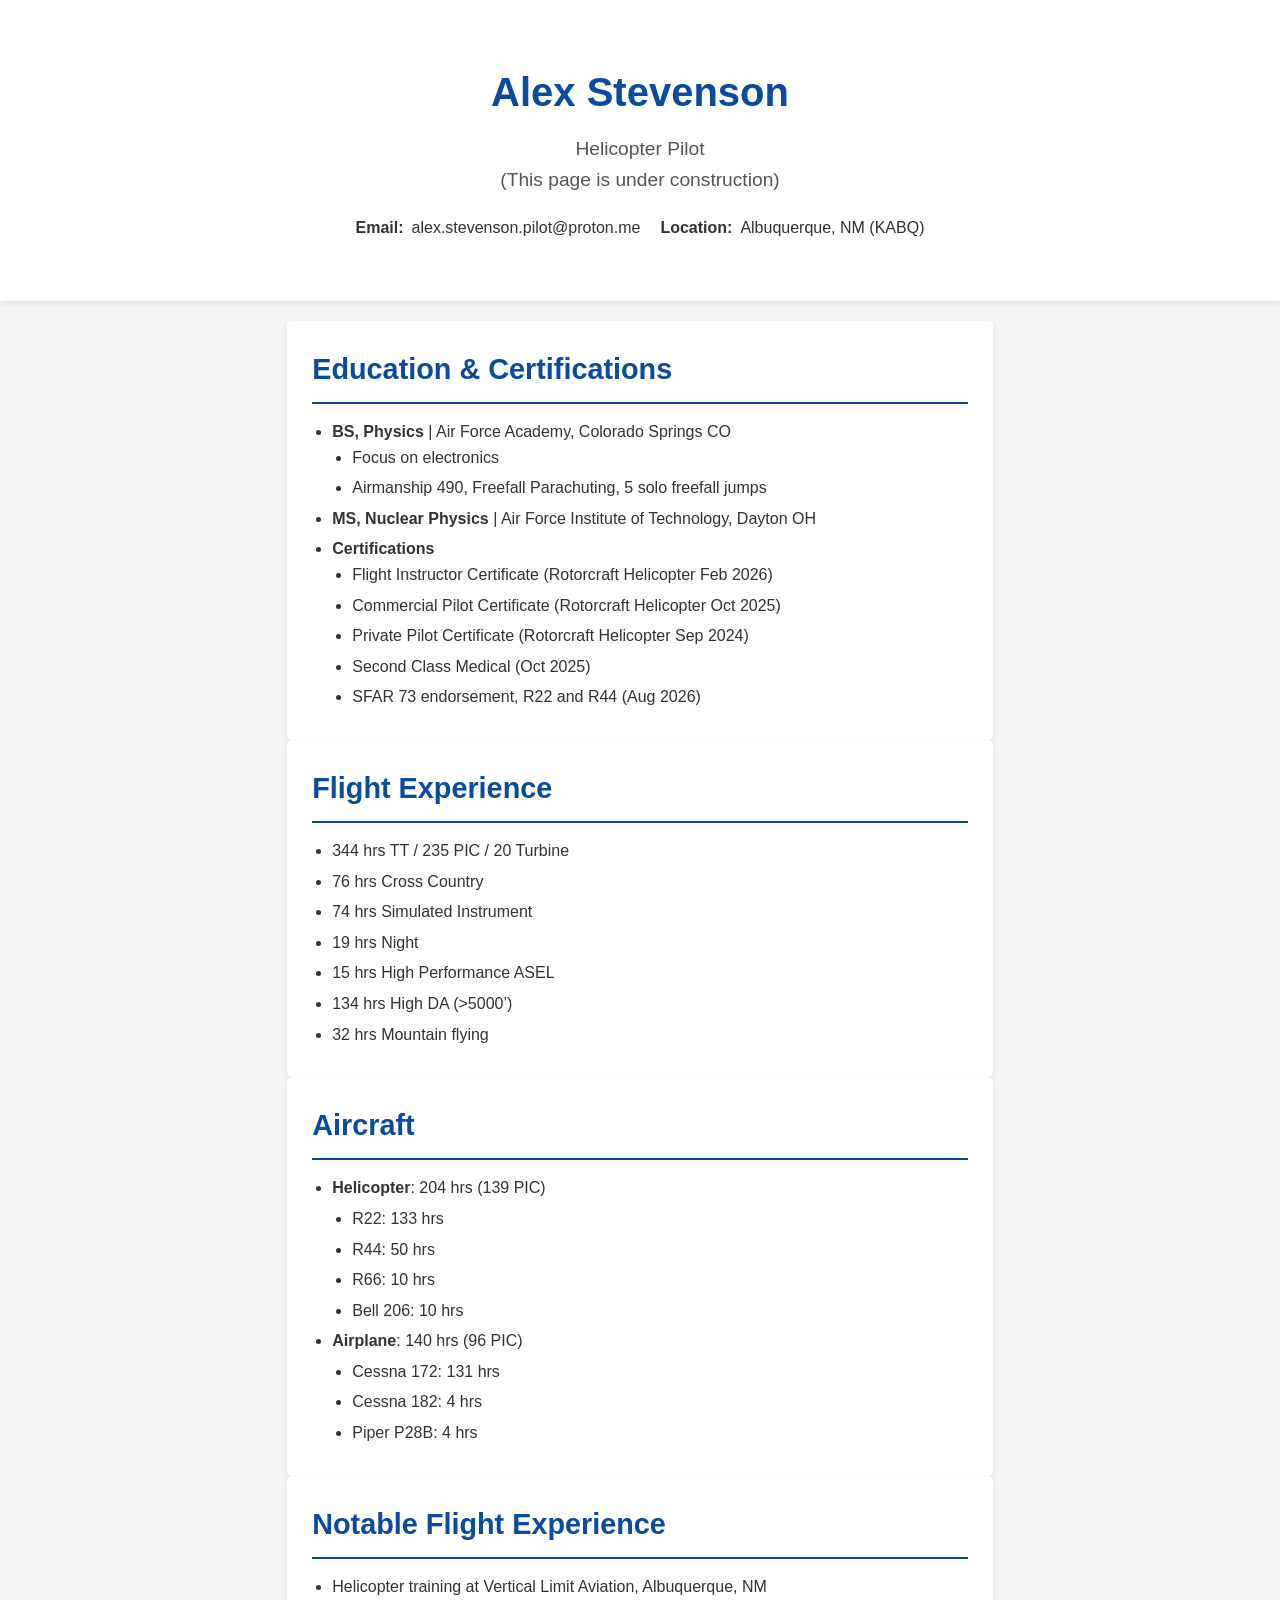
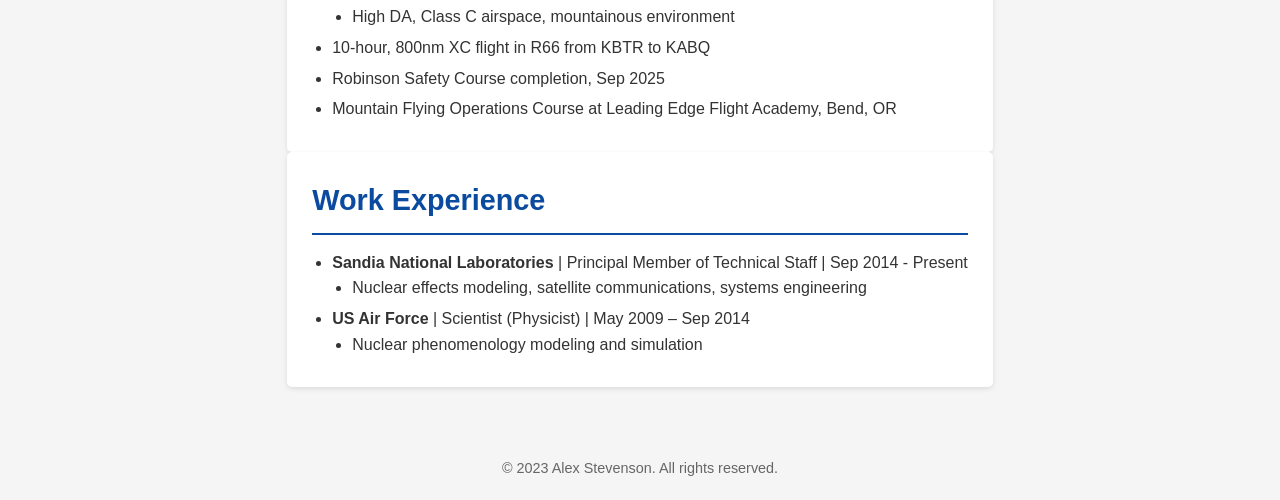
<file: resume.html>
<!DOCTYPE html>
<html lang="en">
<head>
    <meta charset="UTF-8">
    <meta name="viewport" content="width=device-width, initial-scale=1.0">
    <title>Alex Stevenson - Pilot & Physicist</title>
    <style>
        * {
            margin: 0;
            padding: 0;
            box-sizing: border-box;
            font-family: 'Arial', sans-serif;
        }

        body {
            background-color: #f5f5f5;
            color: #333;
            line-height: 1.6;
        }

        .container {
            max-width: 1000px;
            margin: 0 auto;
            padding: 20px;
        }

        header {
            text-align: center;
            padding: 40px 0;
            background-color: #fff;
            box-shadow: 0 2px 5px rgba(0,0,0,0.1);
        }

        h1 {
            font-size: 2.5rem;
            margin-bottom: 10px;
            color: #0a4a9f;
        }

        .subtitle {
            font-size: 1.2rem;
            color: #555;
        }

        .contact-info {
            display: flex;
            justify-content: center;
            flex-wrap: wrap;
            gap: 20px;
            margin-top: 20px;
            font-size: 1rem;
        }

        .contact-item {
            display: flex;
            align-items: center;
            gap: 8px;
        }

        main {
            display: grid;
            grid-template-columns: 1fr;
            gap: 30px;
        }

        section {
            background-color: #fff;
            padding: 25px;
            border-radius: 5px;
            box-shadow: 0 2px 5px rgba(0,0,0,0.1);
        }

        h2 {
            font-size: 1.8rem;
            margin-bottom: 15px;
            color: #0a4a9f;
            border-bottom: 2px solid #0a4a9f;
            padding-bottom: 10px;
        }

        h3 {
            font-size: 1.4rem;
            margin: 15px 0 10px;
            color: #0a4a9f;
        }

        ul {
            list-style-type: disc;
            padding-left: 20px;
        }

        li {
            margin-bottom: 5px;
        }

        .grid {
            display: grid;
            grid-template-columns: 1fr 1fr;
            gap: 20px;
        }

        @media (max-width: 768px) {
            .grid {
                grid-template-columns: 1fr;
            }
        }

        .tabs {
            display: flex;
            margin-bottom: 20px;
            border-bottom: 1px solid #ddd;
        }

        .tab {
            padding: 10px 20px;
            cursor: pointer;
            background-color: #f0f0f0;
            border: none;
            font-size: 1rem;
        }

        .tab.active {
            background-color: #0a4a9f;
            color: white;
        }

        .tab-content {
            display: none;
        }

        .tab-content.active {
            display: block;
        }

        footer {
            text-align: center;
            margin-top: 30px;
            font-size: 0.9rem;
            color: #666;
        }
    </style>
</head>
<body>
    <header>
        <div class="container">
            <h1>Alex Stevenson</h1>
            <p class="subtitle">Helicopter Pilot </p>
            <p class="subtitle">(This page is under construction) </p>
            <div class="contact-info">
                <div class="contact-item">
                    <strong>Email:</strong> alex.stevenson.pilot@proton.me
                </div>
                <div class="contact-item">
                    <strong>Location:</strong> Albuquerque, NM (KABQ)
                </div>
            </div>
        </div>
    </header>

    <main>
        <div class="container">
            <section id="education">
                <h2>Education & Certifications</h2>
                <ul>
                    <li>
                        <strong>BS, Physics</strong> | Air Force Academy, Colorado Springs CO
                        <ul>
                            <li>Focus on electronics</li>
                            <li>Airmanship 490, Freefall Parachuting, 5 solo freefall jumps</li>
                        </ul>
                    </li>
                    <li>
                        <strong>MS, Nuclear Physics</strong> | Air Force Institute of Technology, Dayton OH
                    </li>
                    <li>
                        <strong>Certifications</strong>
                        <ul>
                            <li>Flight Instructor Certificate (Rotorcraft Helicopter Feb 2026)</li>
                            <li>Commercial Pilot Certificate (Rotorcraft Helicopter Oct 2025)</li>
                            <li>Private Pilot Certificate (Rotorcraft Helicopter Sep 2024)</li>
                            <li>Second Class Medical (Oct 2025)</li>
                            <li>SFAR 73 endorsement, R22 and R44 (Aug 2026)</li>
                        </ul>
                    </li>
                </ul>
            </section>

            <section id="experience">
                <h2>Flight Experience</h2>
                <ul>
                    <li>344 hrs TT / 235 PIC / 20 Turbine</li>
                    <li>76 hrs Cross Country</li>
                    <li>74 hrs Simulated Instrument</li>
                    <li>19 hrs Night</li>
                    <li>15 hrs High Performance ASEL</li>
                    <li>134 hrs High DA (>5000’)</li>
                    <li>32 hrs Mountain flying</li>
                </ul>
            </section>

            <section id="aircraft">
                <h2>Aircraft</h2>
                <ul>
                    <li><strong>Helicopter</strong>: 204 hrs (139 PIC)</li>
                    <ul>
                        <li>R22: 133 hrs</li>
                        <li>R44: 50 hrs</li>
                        <li>R66: 10 hrs</li>
                        <li>Bell 206: 10 hrs</li>
                    </ul>
                    <li><strong>Airplane</strong>: 140 hrs (96 PIC)</li>
                    <ul>
                        <li>Cessna 172: 131 hrs</li>
                        <li>Cessna 182: 4 hrs</li>
                        <li>Piper P28B: 4 hrs</li>
                    </ul>
                </ul>
            </section>

            <section id="notable">
                <h2>Notable Flight Experience</h2>
                <ul>
                    <li>Helicopter training at Vertical Limit Aviation, Albuquerque, NM</li>
                    <ul>
                        <li>High DA, Class C airspace, mountainous environment</li>
                    </ul>
                    <li>10-hour, 800nm XC flight in R66 from KBTR to KABQ</li>
                    <li>Robinson Safety Course completion, Sep 2025</li>
                    <li>Mountain Flying Operations Course at Leading Edge Flight Academy, Bend, OR</li>
                </ul>
            </section>

            <section id="work">
                <h2>Work Experience</h2>
                <ul>
                    <li>
                        <strong>Sandia National Laboratories</strong> | Principal Member of Technical Staff | Sep 2014 - Present
                        <ul>
                            <li>Nuclear effects modeling, satellite communications, systems engineering</li>
                        </ul>
                    </li>
                    <li>
                        <strong>US Air Force</strong> | Scientist (Physicist) | May 2009 – Sep 2014
                        <ul>
                            <li>Nuclear phenomenology modeling and simulation</li>
                        </ul>
                    </li>
                </ul>
            </section>
        </div>
    </main>

    <footer>
        <div class="container">
            <p>&copy; 2023 Alex Stevenson. All rights reserved.</p>
        </div>
    </footer>
</body>
</html>
</file>
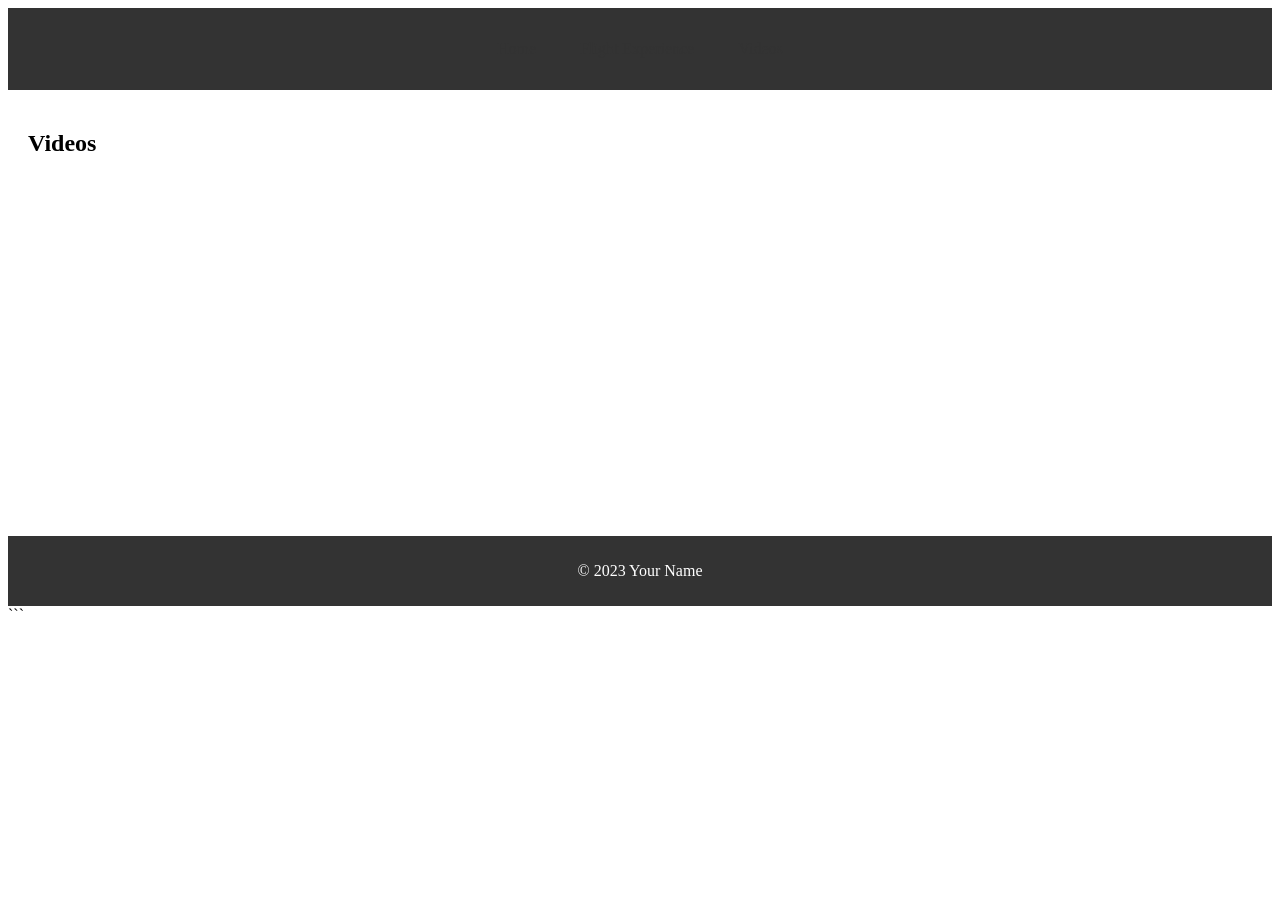
<file: videos.html>
<!DOCTYPE html>
 <html lang="en">
 <head>
     <meta charset="UTF-8">
     <meta name="viewport" content="width=device-width, initial-scale=1.0">
     <title>Videos</title>
     <link rel="stylesheet" href="styles.css">
 </head>
 <body>
     <header>
         <nav>
             <ul>
                 <li><a href="index.html">Home</a></li>
                 <li><a href="flight_experience.html">Flight Experience</a></li>
                 <li><a href="videos.html">Videos</a></li>
             </ul>
         </nav>
     </header>
     <main>
         <section id="videos">
             <h1>Videos</h1>
             <div class="video-container">
                 <iframe width="560" height="315" src="https://www.youtube.com/embed/VIDEO_ID" frameborder="0" allowfullscreen></iframe>
                 <iframe width="560" height="315" src="https://www.youtube.com/embed/VIDEO_ID" frameborder="0" allowfullscreen></iframe>
                 <!-- More videos can be added by copying and pasting the iframe code -->
             </div>
         </section>
     </main>
     <footer>
         <p>&copy; 2023 Your Name</p>
     </footer>
 </body>
 </html>
 ```
</file>
<file: styles.css>
```css
 body {
     font-family: Arial, sans-serif;
     margin: 0;
     padding: 0;
     line-height: 1.6;
 }

 header {
     background-color: #333;
     color: white;
     padding: 1rem;
     text-align: center;
 }

 nav ul {
     list-style-type: none;
     padding: 0;
 }

 nav ul li {
     display: inline;
 }

 nav ul li a {
     color: #333;
     text-decoration: none;
     padding: 10px 20px;
 }

 nav ul li a:hover {
     background-color: #333;
     color: white;
 }

 main {
     padding: 20px;
 }

 section {
     margin-bottom: 20px;
 }

 footer {
     background-color: #333;
     color: white;
     text-align: center;
     padding: 10px;
 }
 ```
</file>
